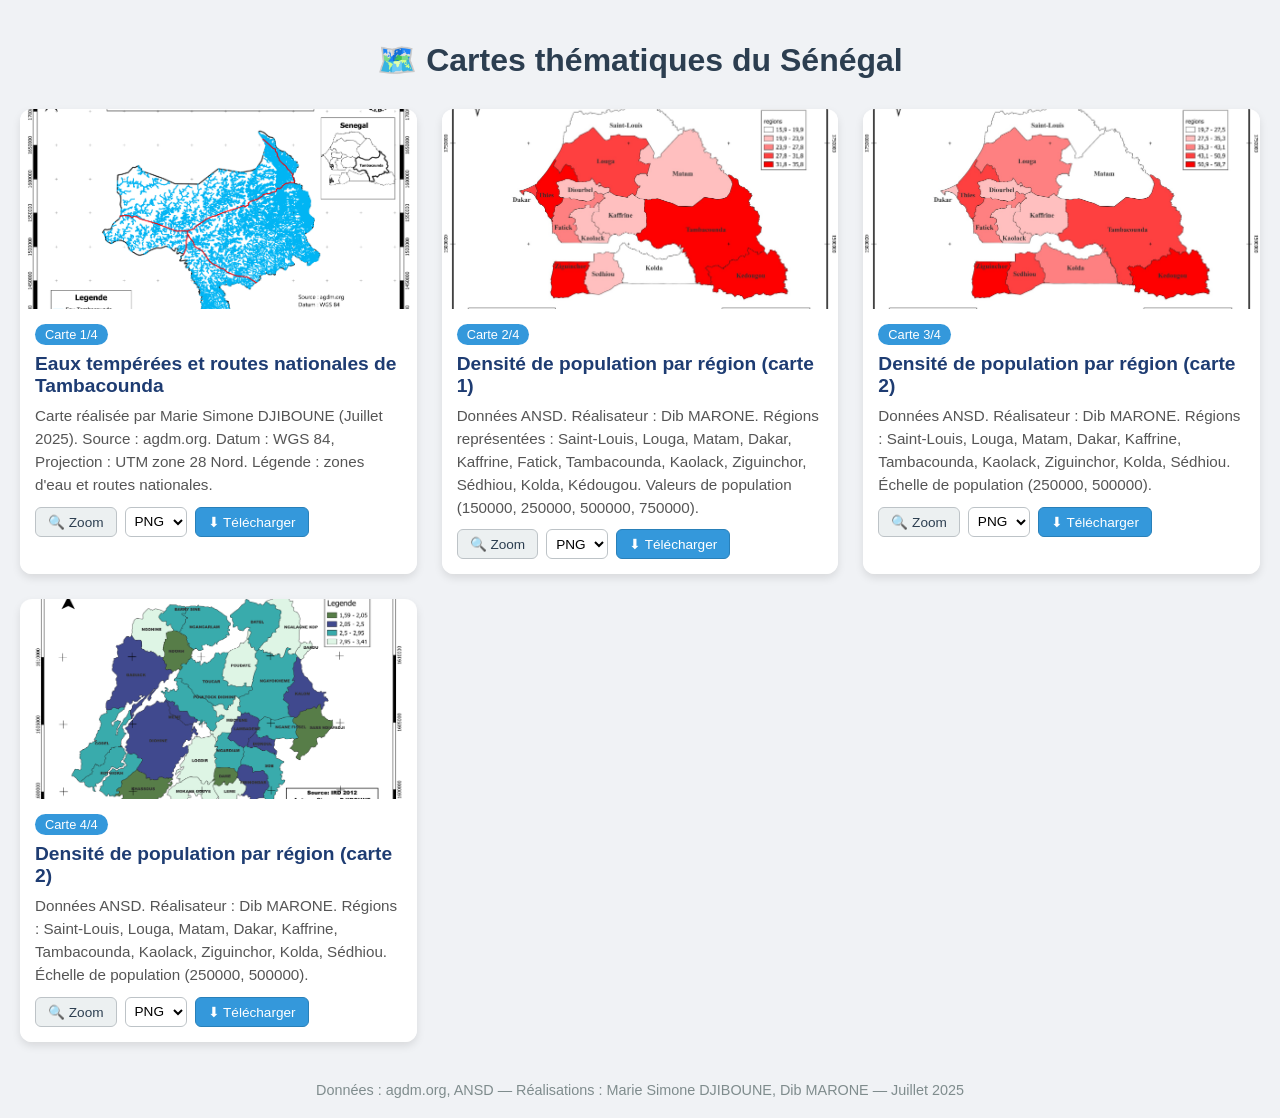
<file: carte.html>
<!DOCTYPE html>
<html lang="fr">
<head>
    <meta charset="UTF-8">
    <meta name="viewport" content="width=device-width, initial-scale=1.0">
    <title>Cartes du Sénégal - Tambacounda et densités</title>
    <style>
        /* Styles identiques à votre fichier d'origine, conservés */
        body {
            font-family: 'Segoe UI', Tahoma, Geneva, Verdana, sans-serif;
            background-color: #f0f2f5;
            margin: 0;
            padding: 20px;
        }
        h1 {
            text-align: center;
            color: #2c3e50;
            margin-bottom: 30px;
        }
        .grid {
            display: grid;
            grid-template-columns: repeat(auto-fit, minmax(300px, 1fr));
            gap: 25px;
            max-width: 1400px;
            margin: 0 auto;
        }
        .card {
            background: white;
            border-radius: 12px;
            overflow: hidden;
            box-shadow: 0 4px 8px rgba(0,0,0,0.1);
            transition: transform 0.2s, box-shadow 0.2s;
            display: flex;
            flex-direction: column;
        }
        .card:hover {
            transform: translateY(-5px);
            box-shadow: 0 12px 20px rgba(0,0,0,0.15);
        }
        .image-container {
            width: 100%;
            height: 200px;
            background-color: #e9ecef;
            display: flex;
            align-items: center;
            justify-content: center;
            overflow: hidden;
            cursor: pointer;
        }
        .image-container img {
            width: 100%;
            height: 100%;
            object-fit: cover;
            display: block;
            transition: transform 0.3s;
        }
        .image-container img:hover {
            transform: scale(1.05);
        }
        .description {
            padding: 15px;
            background: white;
            flex-grow: 1;
        }
        .description h3 {
            margin: 0 0 8px 0;
            color: #1e3c72;
            font-size: 1.2rem;
        }
        .description p {
            margin: 0 0 10px 0;
            color: #555;
            line-height: 1.5;
            font-size: 0.95rem;
        }
        .badge {
            display: inline-block;
            background-color: #3498db;
            color: white;
            font-size: 0.8rem;
            padding: 3px 10px;
            border-radius: 20px;
            margin-bottom: 8px;
        }
        .toolbar {
            display: flex;
            gap: 8px;
            margin-top: 10px;
            flex-wrap: wrap;
        }
        .btn {
            background-color: #ecf0f1;
            border: none;
            border-radius: 6px;
            padding: 6px 12px;
            font-size: 0.85rem;
            cursor: pointer;
            display: inline-flex;
            align-items: center;
            gap: 4px;
            transition: background-color 0.2s;
            color: #2c3e50;
            border: 1px solid #bdc3c7;
        }
        .btn:hover {
            background-color: #d0d7db;
        }
        .btn-primary {
            background-color: #3498db;
            color: white;
            border-color: #2980b9;
        }
        .btn-primary:hover {
            background-color: #2980b9;
        }
        .download-select {
            padding: 5px;
            border-radius: 6px;
            border: 1px solid #bdc3c7;
            background-color: white;
            font-size: 0.85rem;
        }
        .error-message {
            grid-column: 1 / -1;
            background-color: #fff3cd;
            border: 1px solid #ffeeba;
            color: #856404;
            padding: 20px;
            border-radius: 8px;
            text-align: center;
            font-weight: bold;
        }
        footer {
            text-align: center;
            margin-top: 40px;
            color: #7f8c8d;
            font-size: 0.9rem;
        }
        .modal {
            display: none;
            position: fixed;
            z-index: 1000;
            left: 0;
            top: 0;
            width: 100%;
            height: 100%;
            background-color: rgba(0,0,0,0.9);
            overflow: auto;
        }
        .modal-content {
            margin: auto;
            display: block;
            max-width: 90%;
            max-height: 90%;
            position: relative;
            top: 50%;
            transform: translateY(-50%);
        }
        .close {
            position: absolute;
            top: 20px;
            right: 35px;
            color: #fff;
            font-size: 40px;
            font-weight: bold;
            cursor: pointer;
            z-index: 1001;
        }
        .close:hover {
            color: #ccc;
        }
    </style>
</head>
<body>
    <h1>🗺️ Cartes thématiques du Sénégal</h1>
    
    <div class="grid" id="carteGrid"></div>

    <!-- Modale pour le zoom -->
    <div id="zoomModal" class="modal">
        <span class="close" id="closeModal">&times;</span>
        <img class="modal-content" id="modalImage">
    </div>

    <footer>
        Données : agdm.org, ANSD — Réalisations : Marie Simone DJIBOUNE, Dib MARONE — Juillet 2025
    </footer>

    <script>
        // Définition des images et de leurs descriptions (basées sur les métadonnées fournies)
        const images = [
            {
                file: 'tamba.png',
                title: 'Eaux tempérées et routes nationales de Tambacounda',
                description: 'Carte réalisée par Marie Simone DJIBOUNE (Juillet 2025). Source : agdm.org. Datum : WGS 84, Projection : UTM zone 28 Nord. Légende : zones d\'eau et routes nationales.'
            },
            {
                file: 'Densite.jpeg',
                title: 'Densité de population par région (carte 1)',
                description: 'Données ANSD. Réalisateur : Dib MARONE. Régions représentées : Saint-Louis, Louga, Matam, Dakar, Kaffrine, Fatick, Tambacounda, Kaolack, Ziguinchor, Sédhiou, Kolda, Kédougou. Valeurs de population (150000, 250000, 500000, 750000).'
            },
            {
                file: 'Densite1.jpeg',
                title: 'Densité de population par région (carte 2)',
                description: 'Données ANSD. Réalisateur : Dib MARONE. Régions : Saint-Louis, Louga, Matam, Dakar, Kaffrine, Tambacounda, Kaolack, Ziguinchor, Kolda, Sédhiou. Échelle de population (250000, 500000).'
            },
            
            {
                file: 'niakhar3.png',
                title: 'Densité de population par région (carte 2)',
                description: 'Données ANSD. Réalisateur : Dib MARONE. Régions : Saint-Louis, Louga, Matam, Dakar, Kaffrine, Tambacounda, Kaolack, Ziguinchor, Kolda, Sédhiou. Échelle de population (250000, 500000).'
            }   
            
        ];

        const grid = document.getElementById('carteGrid');
        const modal = document.getElementById('zoomModal');
        const modalImg = document.getElementById('modalImage');
        const closeModal = document.getElementById('closeModal');

        // Fermeture de la modale
        closeModal.onclick = function() { modal.style.display = "none"; }
        window.onclick = function(event) { if (event.target == modal) modal.style.display = "none"; }

        // Fonction de téléchargement (identique à l'originale)
        function downloadImage(imgElement, format) {
            const canvas = document.createElement('canvas');
            const ctx = canvas.getContext('2d');
            canvas.width = imgElement.naturalWidth;
            canvas.height = imgElement.naturalHeight;

            if (format === 'jpg' || format === 'jpeg') {
                ctx.fillStyle = '#FFFFFF';
                ctx.fillRect(0, 0, canvas.width, canvas.height);
            }
            ctx.drawImage(imgElement, 0, 0);

            let mimeType, extension;
            if (format === 'png') {
                mimeType = 'image/png';
                extension = 'png';
            } else if (format === 'jpg' || format === 'jpeg') {
                mimeType = 'image/jpeg';
                extension = 'jpg';
            } else {
                alert('Format non supporté');
                return;
            }

            canvas.toBlob((blob) => {
                if (blob) {
                    const url = URL.createObjectURL(blob);
                    const a = document.createElement('a');
                    a.href = url;
                    a.download = `carte_${Date.now()}.${extension}`;
                    document.body.appendChild(a);
                    a.click();
                    document.body.removeChild(a);
                    URL.revokeObjectURL(url);
                } else {
                    alert('Erreur lors de la génération de l\'image');
                }
            }, mimeType);
        }

        // Vérifier que la première image existe (simple test)
        const testImg = new Image();
        testImg.onload = function() {
            // Toutes les images sont supposées présentes ; on génère les cartes
            images.forEach((imgData, index) => {
                const card = document.createElement('div');
                card.className = 'card';

                const imgContainer = document.createElement('div');
                imgContainer.className = 'image-container';

                const img = document.createElement('img');
                img.src = imgData.file;
                img.alt = imgData.title;
                img.loading = 'lazy';

                // Zoom au clic sur l'image
                img.addEventListener('click', function(e) {
                    e.stopPropagation();
                    modal.style.display = "block";
                    modalImg.src = this.src;
                });

                imgContainer.appendChild(img);

                // Description
                const descDiv = document.createElement('div');
                descDiv.className = 'description';
                descDiv.innerHTML = `
                    <span class="badge">Carte ${index+1}/${images.length}</span>
                    <h3>${imgData.title}</h3>
                    <p>${imgData.description}</p>
                `;

                // Barre d'outils
                const toolbar = document.createElement('div');
                toolbar.className = 'toolbar';

                // Bouton Zoom
                const zoomBtn = document.createElement('button');
                zoomBtn.className = 'btn';
                zoomBtn.innerHTML = '🔍 Zoom';
                zoomBtn.addEventListener('click', function() {
                    modal.style.display = "block";
                    modalImg.src = img.src;
                });

                // Sélecteur de format
                const formatSelect = document.createElement('select');
                formatSelect.className = 'download-select';
                formatSelect.innerHTML = `
                    <option value="png">PNG</option>
                    <option value="jpg">JPG</option>
                `;

                // Bouton Télécharger
                const downloadBtn = document.createElement('button');
                downloadBtn.className = 'btn btn-primary';
                downloadBtn.innerHTML = '⬇ Télécharger';
                downloadBtn.addEventListener('click', function() {
                    const format = formatSelect.value;
                    if (img.complete && img.naturalHeight > 0) {
                        downloadImage(img, format);
                    } else {
                        alert("L'image n'est pas encore complètement chargée, veuillez réessayer.");
                    }
                });

                toolbar.appendChild(zoomBtn);
                toolbar.appendChild(formatSelect);
                toolbar.appendChild(downloadBtn);
                descDiv.appendChild(toolbar);

                card.appendChild(imgContainer);
                card.appendChild(descDiv);
                grid.appendChild(card);
            });
        };

        testImg.onerror = function() {
            // Si la première image est introuvable, on affiche un message d'erreur
            grid.innerHTML = `
                <div class="error-message">
                    ⚠️ Les images (tamba.png, Densite.jpeg, Densite1.jpeg) sont introuvables.<br>
                    Veuillez placer ces fichiers dans le même dossier que cette page HTML.
                </div>
            `;
        };

        // Lancer le test avec la première image
        testImg.src = images[0].file;
    </script>
</body>
</html>
</file>
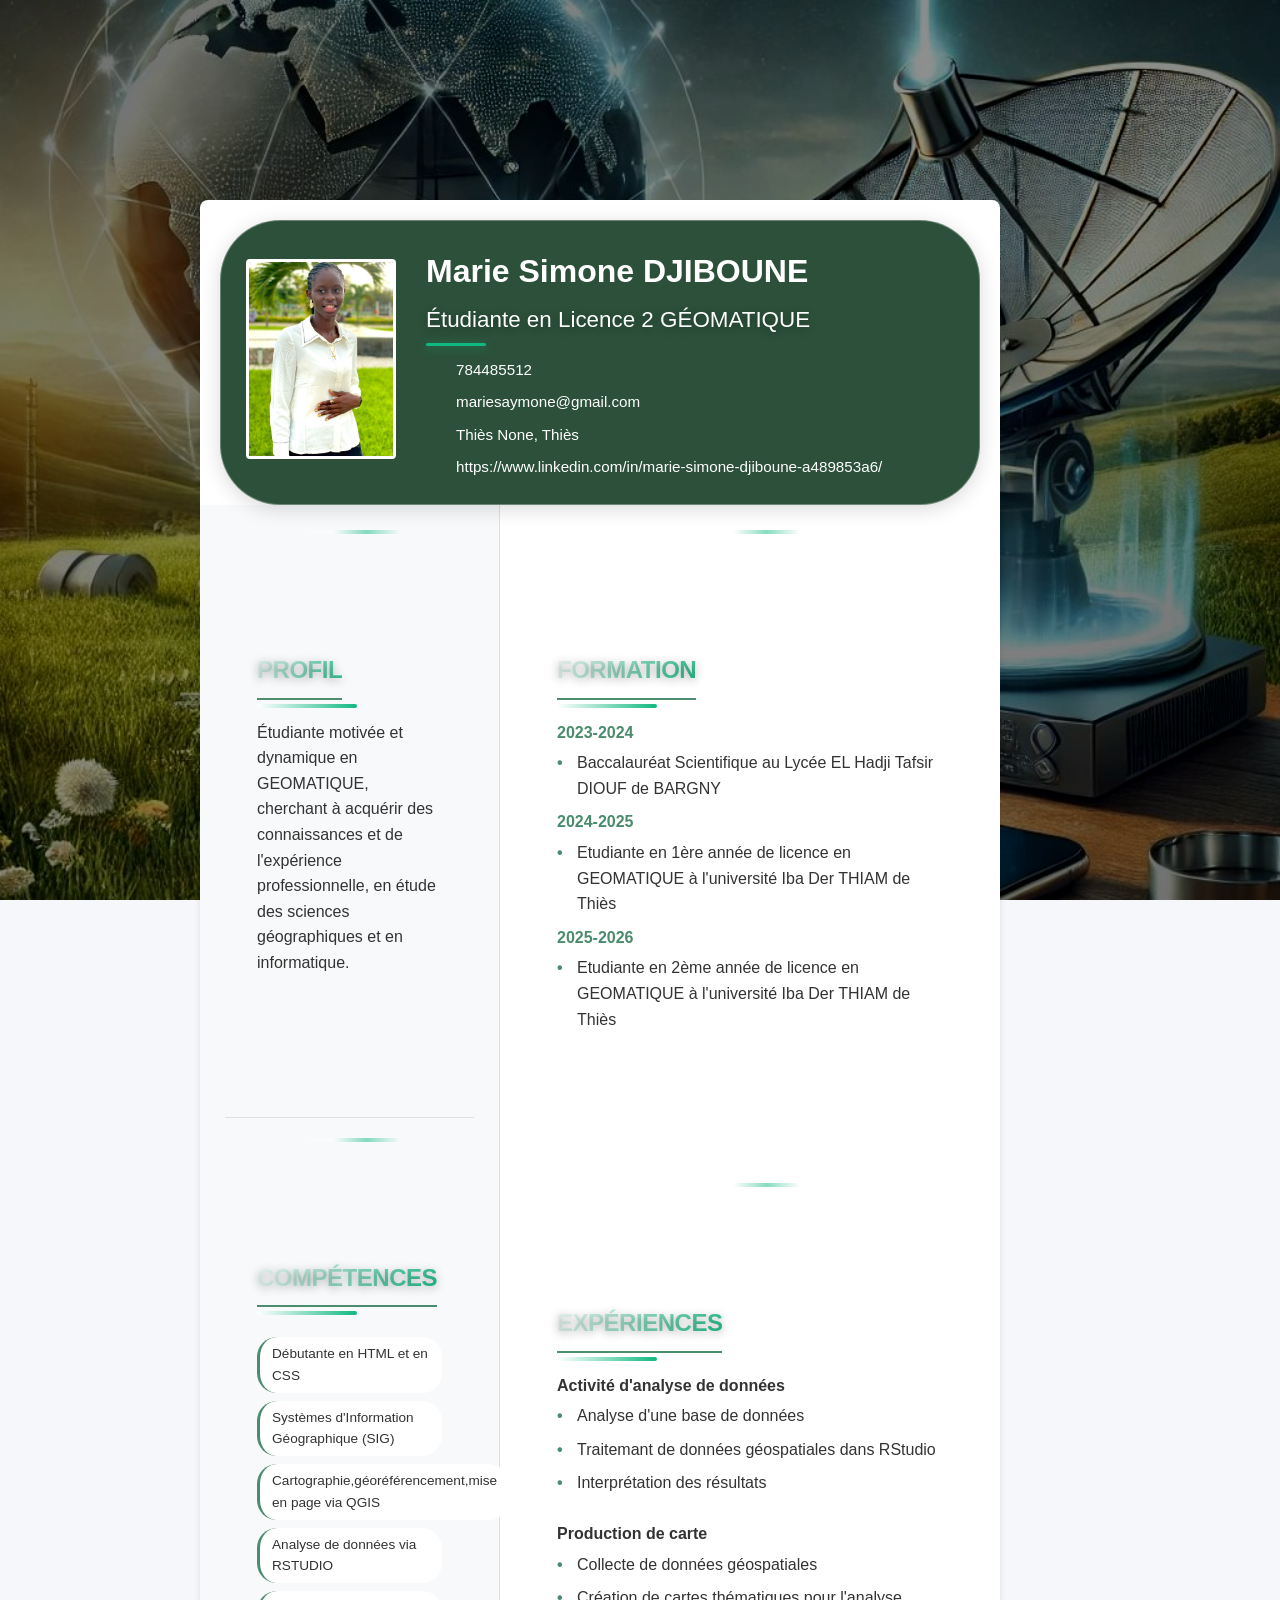
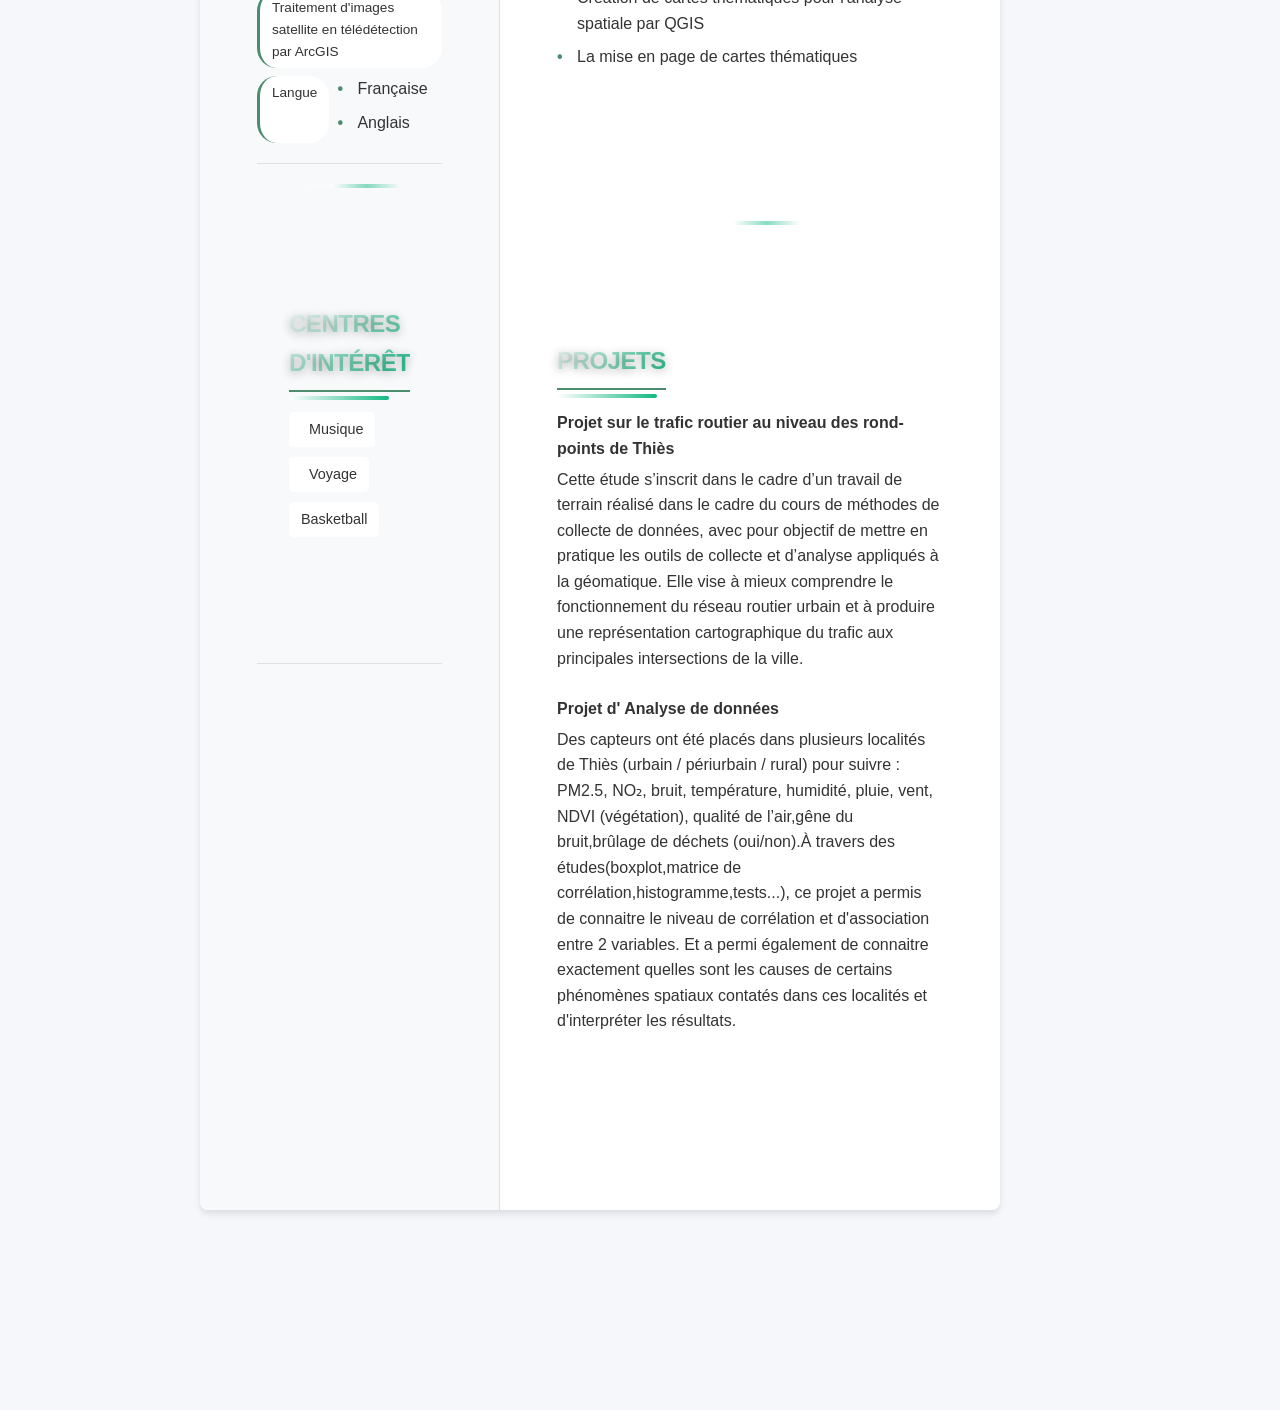
<file: CV.html>
<!DOCTYPE html>
<html lang="fr">
<head>
    <meta charset="UTF-8">
    <meta name="viewport" content="width=device-width, initial-scale=1.0">
    <title>CV Marie Simone DJIBOUNE</title>
        <link rel="stylesheet" href="style.css">
</head>
<body>
    <STyle>
:root {
    --primary-color: #2c503a;
    --secondary-color: #4a8c6d;
    --light-color: #f8f9fa;
    --dark-color: #333;
    --gray-color: #7f8c8d;
    --border-color: #e0e0e0;
    --shadow: 0 4px 6px rgba(0, 0, 0, 0.1);
}

* {
    margin: 0;
    padding: 0;
    box-sizing: border-box;
}

body {
    font-family: 'Lato', sans-serif;
    line-height: 1.6;
    color: var(--dark-color);
    background-color: #f5f7fa;
    padding: 200px;
    max-width: 1200px;
    margin:1000 auto;
}


h1, h2, h3, h4 {
    font-family: 'Montserrat', sans-serif;
    font-weight: 600;
    margin-bottom: 15px;
    color: var(--primary-color);
}

h1 {
    font-size: 2.2rem;
    margin-bottom: 5px;
}

h2 {
    font-size: 1.5rem;
    padding-bottom: 8px;
    border-bottom: 2px solid var(--secondary-color);
    margin-top: 25px;
    margin-bottom: 20px;
}

h3 {
    font-size: 1.2rem;
    margin-bottom: 5px;
}

p {
    margin-bottom: 15px;
}

a {
    color: var(--secondary-color);
    text-decoration: none;
}

a:hover {
    text-decoration: underline;
}

ul {
    list-style-type: none;
    padding-left: 0;
}

li {
    margin-bottom: 8px;
    padding-left: 20px;
    position: relative;
}

li:before {
    content: "•";
    color: var(--secondary-color);
    position: absolute;
    left: 0;
    font-weight: bold;
}


.cv-container {
    display: flex;
    flex-direction: column;
    background-color: white;
    box-shadow: var(--shadow);
    border-radius: 8px;
    overflow: hidden;
}


.header {
    background-color: var(--primary-color);
    color: white;
    padding: 25px;
}

.header-content {
    display: flex;
    align-items: center;
    gap: 30px;
}

.header-photo {
    flex-shrink: 0;
}

.profile-photo {
    width: 150px;
    height: 200px;
    object-fit: cover;
    border-radius: 4px;
    border: 3px solid white;
}

.header-info {
    flex: 1;
}

.name {
    font-size: 2rem;
    margin-bottom: 5px;
    color: white;
}

.title {
    font-size: 1.4rem;
    font-weight: 300;
    color: white;
    margin-bottom: 20px;
}

.contact-info {
    display: flex;
    flex-direction: column;
    gap: 8px;
}

.contact-item {
    display: flex;
    align-items: center;
    gap: 10px;
    font-size: 0.95rem;
}

.contact-item i {
    color: var(--secondary-color);
    width: 20px;
    text-align: center;
}


.main-wrapper {
    display: flex;
    flex-direction: column;
}


.sidebar {
    background-color: var(--light-color);
    padding: 25px;
}


.main-content {
    padding: 25px;
    flex: 1;
}


.section {
    margin-bottom: 30px;
}


.experience-item, .education-item, .project-item {
    margin-bottom: 25px;
}

.date {
    color: var(--secondary-color);
    font-weight: 600;
    margin-bottom: 5px;
    display: block;
}

.company, .school {
    font-weight: 600;
    margin-bottom: 5px;
    display: block;
}




.skills-list {
    display: flex;
    flex-wrap: wrap;
    gap: 8px;
    margin-top: 10px;
}

.skill {
    background-color: white;
    padding: 6px 12px;
    border-radius: 20px;
    font-size: 0.85rem;
    border-left: 3px solid var(--secondary-color);
}


.interests-list {
    display: flex;
    flex-wrap: wrap;
    gap: 10px;
}

.interest {
    display: flex;
    align-items: center;
    gap: 8px;
    background-color: white;
    padding: 6px 12px;
    border-radius: 5px;
    font-size: 0.9rem;
}


.separator {
    height: 1px;
    background-color: var(--border-color);
    margin: 20px 0;
}



@media (min-width: 992px) {
    .main-wrapper {
        flex-direction: row;
    }
    
    .sidebar {
        flex: 0 0 35%;
        min-width: 300px;
        border-right: 1px solid var(--border-color);
    }
    
    .main-content {
        flex: 1;
    }
    
    h1 {
        font-size: 2.5rem;
    }
}


@media (min-width: 768px) and (max-width: 991px) {
    .sidebar, .main-content {
        padding: 20px;
    }
    
    .header-content {
        gap: 20px;
    }
    
    .profile-photo {
        width: 130px;
        height: 170px;
    }
}


@media (max-width: 767px) {
    body {
        padding: 10px;
    }
    
    .header {
        padding: 20px 15px;
    }
    
    .header-content {
        flex-direction: column;
        text-align: center;
        gap: 20px;
    }
    
    .profile-photo {
        width: 120px;
        height: 160px;
        margin: 0 auto;
    }
    
    .main-content, .sidebar {
        padding: 20px 15px;
    }
    
    h1 {
        font-size: 1.8rem;
    }
    
    .name {
        font-size: 1.6rem;
    }
    
    .title {
        font-size: 1.1rem;
    }
    
    .contact-info {
        align-items: center;
    }
}


@media (max-width: 480px) {
    h1 {
        font-size: 1.6rem;
    }
    
    h2 {
        font-size: 1.3rem;
    }
    
    .contact-item {
        font-size: 0.85rem;
    }
    
    .profile-photo {
        width: 100px;
        height: 140px;
    }
}
</STyle>
    <div class="cv-container">
        
        <header class="header">
            <div class="header-content">
               
                <div class="header-photo">
                    <img src="Image.jpeg" alt="" class="profile-photo">
                </div>
                
               
                <div class="header-info">
                    <h1 class="name">Marie Simone DJIBOUNE</h1>
                    <div class="title">Étudiante en Licence 2 GÉOMATIQUE</div>
                    
                    <div class="contact-info">
                        <div class="contact-item">
                            <i class="fas fa-phone"></i>
                            <span>784485512</span>
                        </div>
                        <div class="contact-item">
                            <i class="fas fa-envelope"></i>
                            <span>mariesaymone@gmail.com</span>
                        </div>
                        <div class="contact-item">
                            <i class="fas fa-map-marker-alt"></i>
                            <span>Thiès None, Thiès</span>
                        </div>
                        <div class="contact-item">
                            <i class="fab fa-linkedin"></i>
                            <span>https://www.linkedin.com/in/marie-simone-djiboune-a489853a6/</span>
                        </div>
                    </div>
                </div>
            </div>
        </header>

        
        <div class="main-wrapper">
           
            <aside class="sidebar">
                
                <section class="section">
                    <h2>PROFIL</h2>
                    <p>Étudiante motivée et dynamique en GEOMATIQUE, cherchant à acquérir des connaissances et de l'expérience professionnelle, en étude des sciences géographiques et en informatique.</p>
                </section>

                <div class="separator"></div>

                
                <section class="section">
                    <h2>COMPÉTENCES </h2>
                    <div class="skills-list">
                        <div class="skill">Débutante en HTML et en CSS</div>
                        <div class="skill">Systèmes d'Information Géographique (SIG)</div>
                        <div class="skill">Cartographie,géoréférencement,mise en page via QGIS</div>
                        <div class="skill">Analyse de données via RSTUDIO</div>
                       <div class="skill">Traitement d'images satellite en télédétection par ArcGIS </div>
                       <div class="skill">Langue</div>
                       <ul>
                           <li>Française</li>
                           <li>Anglais</li>
                       </ul>

                    </div>
                   
                <div class="separator"></div>

               
                <section class="section">
                    <h2>CENTRES D'INTÉRÊT</h2>
                    <div class="interests-list">
                        <div class="interest">
                            <i class="focus-musique"></i>
                            <span>Musique</span>
                        </div>
                       
                        <div class="interest">
                            <i class="focus-travel"></i>
                            <span>Voyage</span>
                           
                        </div>
                        <div  class="interest">Basketball</div>
                        
                    </div>
                </section>

                <div class="separator"></div>

                
            </aside>

            
            <main class="main-content">
                
                <section class="section">
                    <h2>FORMATION</h2>
                    <div class="education-item">
                        <span class="date">2023-2024</span>
                        <ul>
                           <li>Baccalauréat Scientifique au Lycée EL Hadji Tafsir DIOUF de BARGNY</li>
                        </ul>
                        
                         <div class="education-item">
                             <span class="date">2024-2025</span>
                           
                        <ul>
                            <li>Etudiante en 1ère année de licence en GEOMATIQUE à l'université Iba Der THIAM de Thiès</li>
                        </ul>
                    <div class="education-item">
                        <span class="date">2025-2026</span>
                       <ul>
                           <li>Etudiante en 2ème année de licence en GEOMATIQUE à l'université Iba Der THIAM de Thiès</li>
                       </ul>

                   
                    </div>
                                        
                </section>

                
                <section class="section">
                    <h2>EXPÉRIENCES </h2>
                    
                    <div class="experience-item">
                        
                        <span class="company">Activité d'analyse de données </span>
                       
                        
                        <ul>
                            <li>Analyse d'une base de données</li>
                            <li>Traitemant de données géospatiales dans RStudio </li>
                            <li>Interprétation des résultats</li>
                        </ul>
                    </div>
                    
                    <div class="experience-item">
                        
                        <span class="company">Production de carte</span>
                       
                        <ul>
                            <li>Collecte de données géospatiales</li>
                            <li> Création de cartes thématiques pour l'analyse spatiale par QGIS</li>
                            <li>La mise en page de cartes thématiques</li>
                        </ul>
                    </div>
                </section>

                
                <section class="section">
                    <h2>PROJETS </h2>
                    
                    <div class="project-item">
                       <span class="company"> Projet sur le trafic routier au niveau des rond-points de Thiès</span>
                       
                     <p>Cette étude s’inscrit dans le cadre d’un travail de terrain réalisé dans le cadre du cours de méthodes de collecte de données, 
                         avec pour objectif de mettre en pratique les outils de collecte et d’analyse appliqués à la géomatique. 
                         Elle vise à mieux comprendre le fonctionnement du réseau routier urbain et à produire une représentation 
                         cartographique du trafic aux principales intersections de la ville.</p>
                       
                    </div>
                    
                    <div class="project-item">
                        <span class="company">Projet d' Analyse de données</span>
                       
                       <p>Des capteurs ont été placés dans plusieurs localités de Thiès (urbain / périurbain / rural) pour
                        suivre : PM2.5, NO₂, bruit, température, humidité, pluie, vent, NDVI (végétation),
                        qualité de l’air,gêne du bruit,brûlage de déchets (oui/non).À travers des études(boxplot,matrice de corrélation,histogramme,tests...),
                        ce projet a permis de connaitre le niveau de corrélation et d'association entre 2 variables.
                        Et a permi également de connaitre exactement quelles sont les causes de certains phénomènes spatiaux contatés 
                        dans ces localités et d'interpréter les résultats. 
                        </p>
                    </div>
                    
                   
                </section>
            </main>
        </div>

        
</body>
</html>
</file>
<file: style.css>
/* ===== VARIABLES & RESET ===== */
:root {
    --primary: #3b82f6;
    --primary-dark: #2563eb;
    --primary-light: #93c5fd;
    --secondary: #10b981;
    --secondary-light: #6ee7b7;
    --accent: #8b5cf6;
    --dark: #1e293b;
    --light: #f8fafc;
    --gray: #64748b;
    --gray-light: #cbd5e1;
    --border: #e2e8f0;
    --bg: rgba(255, 255, 255, 0.9);
    --bg-secondary: rgba(241, 245, 249, 0.85);
    --text: #1e293b;
    --text-light: #475569;
    --card-bg: rgba(255, 255, 255, 0.85);
    --shadow-sm: 0 4px 6px -1px rgba(0, 0, 0, 0.1), 0 2px 4px -1px rgba(0, 0, 0, 0.06);
    --shadow: 0 10px 25px -5px rgba(0, 0, 0, 0.1), 0 8px 10px -6px rgba(0, 0, 0, 0.02);
    --shadow-lg: 0 20px 40px -15px rgba(0, 0, 0, 0.2);
    --radius-sm: 0.75rem;
    --radius: 1rem;
    --radius-lg: 1.5rem;
    --transition: all 0.3s cubic-bezier(0.4, 0, 0.2, 1);
}

/* Thème sombre avec overlay adapté */
body.dark-theme {
    --primary: #60a5fa;
    --primary-dark: #3b82f6;
    --primary-light: #1e3a8a;
    --secondary: #34d399;
    --secondary-light: #059669;
    --dark: #f1f5f9;
    --light: #0f172a;
    --gray: #94a3b8;
    --gray-light: #475569;
    --border: #334155;
    --bg: rgba(11, 17, 32, 0.9);
    --bg-secondary: rgba(15, 23, 42, 0.85);
    --text: #e2e8f0;
    --text-light: #cbd5e1;
    --card-bg: rgba(30, 41, 59, 0.85);
    --shadow: 0 10px 25px -5px rgba(0, 0, 0, 0.5);
    --shadow-lg: 0 20px 40px -15px rgba(0, 0, 0, 0.6);
}

* {
    margin: 0;
    padding: 0;
    box-sizing: border-box;
}

html {
    scroll-behavior: smooth;
}

body {
    font-family: "Inter", sans-serif;
    color: var(--text);
    line-height: 1.7;
    transition: var(--transition);
    position: relative;
    min-height: 100vh;
}

/* Image de fond satellite */
body::before {
    content: '';
    position: fixed;
    top: 0;
    left: 0;
    width: 100%;
    height: 100%;
    background-image: url('satellite.jpg');
    background-size: cover;
    background-position: center;
    background-repeat: no-repeat;
    background-attachment: fixed;
    filter: brightness(0.7) contrast(1.1);
    z-index: -2;
}

/* Overlay sombre pour améliorer la lisibilité */
body::after {
    content: '';
    position: fixed;
    top: 0;
    left: 0;
    width: 100%;
    height: 100%;
    background: linear-gradient(135deg, 
        rgba(0, 0, 0, 0.4) 0%, 
        rgba(0, 0, 0, 0.2) 50%,
        rgba(0, 0, 0, 0.4) 100%);
    z-index: -1;
    pointer-events: none;
}

/* Ajustement pour le thème sombre */
body.dark-theme::after {
    background: linear-gradient(135deg, 
        rgba(0, 0, 0, 0.7) 0%, 
        rgba(0, 0, 0, 0.5) 50%,
        rgba(0, 0, 0, 0.7) 100%);
}

/* ===== HEADER & NAVIGATION ===== */
header {
    background: rgba(255, 255, 255, 0.25);
    backdrop-filter: blur(12px);
    -webkit-backdrop-filter: blur(12px);
    box-shadow: 0 4px 20px rgba(0, 0, 0, 0.15);
    position: sticky;
    top: 20px;
    z-index: 100;
    margin: 20px auto 0;
    width: calc(100% - 40px);
    max-width: 1300px;
    border-radius: 60px;
    border: 1px solid rgba(255, 255, 255, 0.3);
    animation: slideDown 0.5s ease-out;
}

@keyframes slideDown {
    from {
        transform: translateY(-100%);
        opacity: 0;
    }
    to {
        transform: translateY(0);
        opacity: 1;
    }
}

body.dark-theme header {
    background: rgba(15, 23, 42, 0.3);
    border: 1px solid rgba(255, 255, 255, 0.1);
    backdrop-filter: blur(12px);
    -webkit-backdrop-filter: blur(12px);
}

.navbar {
    max-width: 1200px;
    margin: 0 auto;
    padding: 0.8rem 2rem;
    display: flex;
    justify-content: space-between;
    align-items: center;
    flex-wrap: wrap;
}

.logo {
    font-size: 1.5rem;
    font-weight: 700;
    background: linear-gradient(135deg, #ffffff 0%, var(--secondary) 100%);
    -webkit-background-clip: text;
    -webkit-text-fill-color: transparent;
    display: flex;
    align-items: center;
    gap: 0.5rem;
    position: relative;
    padding: 0.5rem 1rem;
    border-radius: 40px;
    background-color: rgba(255, 255, 255, 0.15);
    backdrop-filter: blur(5px);
    -webkit-backdrop-filter: blur(5px);
    text-shadow: 0 2px 4px rgba(0, 0, 0, 0.2);
}

.logo i {
    font-size: 1.8rem;
    background: linear-gradient(135deg, #ffffff 0%, var(--secondary) 100%);
    -webkit-background-clip: text;
    -webkit-text-fill-color: transparent;
    filter: drop-shadow(0 2px 4px rgba(0, 0, 0, 0.3));
}

.nav-links {
    display: flex;
    gap: 2rem;
    list-style: none;
}

.nav-links a {
    text-decoration: none;
    color: #ffffff;
    font-weight: 600;
    transition: var(--transition);
    position: relative;
    padding: 0.5rem 1rem;
    border-radius: 30px;
    text-shadow: 0 2px 4px rgba(0, 0, 0, 0.3);
    letter-spacing: 0.3px;
}

.nav-links a::before {
    content: '';
    position: absolute;
    bottom: 0;
    left: 50%;
    transform: translateX(-50%);
    width: 0;
    height: 2px;
    background: linear-gradient(90deg, #ffffff, var(--secondary));
    transition: width 0.3s ease;
}

.nav-links a:hover::before {
    width: 80%;
}

.nav-links a:hover {
    color: var(--secondary);
    background: rgba(255, 255, 255, 0.15);
    backdrop-filter: blur(5px);
    -webkit-backdrop-filter: blur(5px);
}

/* Bouton de thème */
#theme-toggle {
    background: rgba(255, 255, 255, 0.2);
    backdrop-filter: blur(8px);
    -webkit-backdrop-filter: blur(8px);
    border: 2px solid rgba(255, 255, 255, 0.3);
    border-radius: 50%;
    width: 45px;
    height: 45px;
    display: flex;
    align-items: center;
    justify-content: center;
    cursor: pointer;
    color: #ffffff;
    font-size: 1.3rem;
    transition: var(--transition);
    box-shadow: 0 4px 15px rgba(0, 0, 0, 0.2);
    position: relative;
    overflow: hidden;
}

#theme-toggle::before {
    content: '';
    position: absolute;
    top: 50%;
    left: 50%;
    width: 0;
    height: 0;
    border-radius: 50%;
    background: radial-gradient(circle, rgba(255, 255, 255, 0.5) 0%, transparent 70%);
    transition: width 0.3s, height 0.3s;
    transform: translate(-50%, -50%);
    z-index: -1;
}

#theme-toggle:hover::before {
    width: 100%;
    height: 100%;
}

#theme-toggle:hover {
    transform: scale(1.1) rotate(15deg);
    border-color: #ffffff;
    background: rgba(255, 255, 255, 0.3);
}

/* ===== SECTIONS ===== */
.section {
    max-width: 1200px;
    margin: 0 auto;
    padding: 6rem 2rem;
    position: relative;
}

.section::before {
    content: '';
    position: absolute;
    top: 0;
    left: 50%;
    transform: translateX(-50%);
    width: 100px;
    height: 4px;
    background: linear-gradient(90deg, transparent, #ffffff, var(--secondary), transparent);
    border-radius: 2px;
    opacity: 0.5;
}

h2 {
    font-size: 2.5rem;
    margin-bottom: 3rem;
    position: relative;
    display: inline-block;
    background: linear-gradient(135deg, #ffffff 0%, var(--secondary) 100%);
    -webkit-background-clip: text;
    -webkit-text-fill-color: transparent;
    font-weight: 700;
    letter-spacing: -0.02em;
    text-shadow: 0 2px 10px rgba(0, 0, 0, 0.3);
}

h2::after {
    content: '';
    position: absolute;
    bottom: -10px;
    left: 0;
    width: 100px;
    height: 4px;
    background: linear-gradient(90deg, #ffffff, var(--secondary));
    border-radius: 2px;
    transition: width 0.3s ease;
    box-shadow: 0 2px 10px rgba(255, 255, 255, 0.3);
}

h2:hover::after {
    width: 150px;
}

/* ===== ACCUEIL ===== */
.home {
    min-height: calc(100vh - 100px);
    display: flex;
    align-items: center;
}

.home-content {
    display: flex;
    align-items: center;
    gap: 5rem;
    flex-wrap: wrap;
    animation: fadeInUp 1s ease-out;
}

@keyframes fadeInUp {
    from {
        opacity: 0;
        transform: translateY(30px);
    }
    to {
        opacity: 1;
        transform: translateY(0);
    }
}

.home-text {
    flex: 1 1 400px;
}

.home-text h1 {
    font-size: 3.2rem;
    line-height: 1.2;
    margin-bottom: 1rem;
    color: #ffffff;
    font-weight: 700;
    letter-spacing: -0.02em;
    text-shadow: 0 4px 20px rgba(0, 0, 0, 0.5);
}

.highlight {
    background: linear-gradient(135deg, #ffffff 0%, var(--secondary) 100%);
    -webkit-background-clip: text;
    -webkit-text-fill-color: transparent;
    position: relative;
    display: inline-block;
    text-shadow: 0 2px 15px rgba(16, 185, 129, 0.3);
}

.highlight::before {
    content: '';
    position: absolute;
    bottom: 5px;
    left: 0;
    width: 100%;
    height: 8px;
    background: linear-gradient(90deg, rgba(255, 255, 255, 0.3), rgba(16, 185, 129, 0.3));
    opacity: 0.5;
    border-radius: 4px;
    z-index: -1;
}

.title {
    font-size: 1.5rem;
    color: rgba(255, 255, 255, 0.9);
    margin-bottom: 2rem;
    font-weight: 400;
    position: relative;
    display: inline-block;
    text-shadow: 0 2px 10px rgba(0, 0, 0, 0.3);
}

.title::after {
    content: '';
    position: absolute;
    bottom: -8px;
    left: 0;
    width: 60px;
    height: 3px;
    background: var(--secondary);
    border-radius: 2px;
    box-shadow: 0 2px 10px rgba(16, 185, 129, 0.5);
}

.bio {
    font-size: 1.1rem;
    margin-bottom: 2.5rem;
    color: rgba(255, 255, 255, 0.85);
    max-width: 600px;
    line-height: 1.8;
    text-shadow: 0 2px 8px rgba(0, 0, 0, 0.3);
    background: rgba(0, 0, 0, 0.2);
    padding: 1.5rem;
    border-radius: var(--radius-lg);
    backdrop-filter: blur(5px);
    -webkit-backdrop-filter: blur(5px);
    border: 1px solid rgba(255, 255, 255, 0.1);
}

.social-links {
    display: flex;
    gap: 1.2rem;
}

.social-links a {
    display: inline-flex;
    align-items: center;
    justify-content: center;
    width: 50px;
    height: 50px;
    background: rgba(255, 255, 255, 0.2);
    backdrop-filter: blur(8px);
    -webkit-backdrop-filter: blur(8px);
    border-radius: 50%;
    box-shadow: 0 4px 15px rgba(0, 0, 0, 0.2);
    color: #ffffff;
    font-size: 1.5rem;
    transition: var(--transition);
    position: relative;
    border: 2px solid rgba(255, 255, 255, 0.3);
}

.social-links a::before {
    content: '';
    position: absolute;
    top: 0;
    left: 0;
    width: 100%;
    height: 100%;
    border-radius: 50%;
    background: linear-gradient(135deg, var(--primary), var(--secondary));
    opacity: 0;
    transition: opacity 0.3s;
    z-index: -1;
}

.social-links a:hover {
    color: white;
    transform: translateY(-5px);
    border-color: var(--secondary);
    background: rgba(16, 185, 129, 0.3);
}

.social-links a:hover::before {
    opacity: 1;
}

.home-image {
    flex: 0 0 280px;
    position: relative;
}

.home-image::before {
    content: '';
    position: absolute;
    top: -15px;
    left: -15px;
    right: -15px;
    bottom: -15px;
    background: linear-gradient(135deg, var(--primary), var(--secondary));
    border-radius: 50%;
    opacity: 0.3;
    filter: blur(20px);
    z-index: -1;
    animation: pulseGlow 3s infinite;
}

@keyframes pulseGlow {
    0%, 100% {
        opacity: 0.3;
        transform: scale(1);
    }
    50% {
        opacity: 0.5;
        transform: scale(1.1);
    }
}

.home-image img {
    width: 100%;
    height: 280px;
    object-fit: cover;
    border-radius: 50%;
    box-shadow: 0 20px 40px rgba(0, 0, 0, 0.4);
    border: 4px solid rgba(255, 255, 255, 0.3);
    transition: var(--transition);
}

.home-image img:hover {
    transform: scale(1.05) rotate(2deg);
    border-color: var(--secondary);
}

/* ===== PROJETS ===== */
.filter-buttons {
    display: flex;
    gap: 1rem;
    margin-bottom: 3rem;
    flex-wrap: wrap;
    justify-content: center;
}

.filter-btn {
    padding: 0.8rem 2rem;
    border: none;
    background: rgba(255, 255, 255, 0.2);
    backdrop-filter: blur(8px);
    -webkit-backdrop-filter: blur(8px);
    border-radius: 40px;
    font-weight: 600;
    color: #ffffff;
    cursor: pointer;
    box-shadow: 0 4px 15px rgba(0, 0, 0, 0.2);
    transition: var(--transition);
    border: 1px solid rgba(255, 255, 255, 0.3);
    font-size: 0.95rem;
    letter-spacing: 0.3px;
    position: relative;
    overflow: hidden;
    text-shadow: 0 2px 4px rgba(0, 0, 0, 0.3);
}

.filter-btn::before {
    content: '';
    position: absolute;
    top: 50%;
    left: 50%;
    width: 0;
    height: 0;
    border-radius: 50%;
    background: rgba(255, 255, 255, 0.3);
    transition: width 0.3s, height 0.3s;
    transform: translate(-50%, -50%);
}

.filter-btn:hover::before {
    width: 300px;
    height: 300px;
}

.filter-btn.active {
    background: linear-gradient(135deg, var(--primary), var(--secondary));
    color: white;
    border-color: transparent;
    box-shadow: 0 10px 20px -5px rgba(16, 185, 129, 0.5);
}

.filter-btn:hover {
    background: rgba(255, 255, 255, 0.3);
    transform: translateY(-2px);
}

.projects-grid {
    display: grid;
    grid-template-columns: repeat(auto-fill, minmax(320px, 1fr));
    gap: 2.5rem;
}

.project-card {
    background: rgba(255, 255, 255, 0.15);
    backdrop-filter: blur(12px);
    -webkit-backdrop-filter: blur(12px);
    border-radius: var(--radius-lg);
    overflow: hidden;
    box-shadow: 0 15px 35px rgba(0, 0, 0, 0.3);
    transition: var(--transition);
    padding: 2rem;
    display: flex;
    flex-direction: column;
    border: 1px solid rgba(255, 255, 255, 0.2);
    position: relative;
}

.project-card::before {
    content: '';
    position: absolute;
    top: 0;
    left: 0;
    width: 100%;
    height: 5px;
    background: linear-gradient(90deg, var(--primary), var(--secondary));
    transform: scaleX(0);
    transform-origin: left;
    transition: transform 0.3s ease;
}

.project-card:hover::before {
    transform: scaleX(1);
}

.project-card:hover {
    transform: translateY(-10px) scale(1.02);
    box-shadow: 0 25px 50px rgba(0, 0, 0, 0.4);
    background: rgba(255, 255, 255, 0.2);
}

.project-icon {
    font-size: 2.5rem;
    background: linear-gradient(135deg, #ffffff, var(--secondary));
    -webkit-background-clip: text;
    -webkit-text-fill-color: transparent;
    margin-bottom: 1.5rem;
    background-color: rgba(255, 255, 255, 0.1);
    width: 70px;
    height: 70px;
    display: flex;
    align-items: center;
    justify-content: center;
    border-radius: 20px;
    position: relative;
    border: 1px solid rgba(255, 255, 255, 0.3);
    backdrop-filter: blur(5px);
    -webkit-backdrop-filter: blur(5px);
}

.project-card h3 {
    font-size: 1.5rem;
    margin-bottom: 0.8rem;
    color: #ffffff;
    font-weight: 600;
    line-height: 1.3;
    text-shadow: 0 2px 8px rgba(0, 0, 0, 0.3);
}

.project-card p {
    color: rgba(255, 255, 255, 0.85);
    margin-bottom: 1.5rem;
    flex-grow: 1;
    line-height: 1.6;
    text-shadow: 0 1px 4px rgba(0, 0, 0, 0.2);
}

.tech-tags {
    display: flex;
    flex-wrap: wrap;
    gap: 0.6rem;
    margin-bottom: 1.5rem;
}

.tech-tags span {
    background: rgba(255, 255, 255, 0.15);
    backdrop-filter: blur(4px);
    -webkit-backdrop-filter: blur(4px);
    padding: 0.3rem 1rem;
    border-radius: 25px;
    font-size: 0.85rem;
    font-weight: 600;
    color: #ffffff;
    border: 1px solid rgba(255, 255, 255, 0.3);
    transition: var(--transition);
    text-shadow: 0 1px 3px rgba(0, 0, 0, 0.3);
}

.tech-tags span:hover {
    background: linear-gradient(135deg, var(--primary), var(--secondary));
    transform: scale(1.05);
    border-color: transparent;
}

.project-link {
    text-decoration: none;
    color: #ffffff;
    font-weight: 600;
    display: inline-flex;
    align-items: center;
    gap: 0.5rem;
    align-self: flex-start;
    padding: 0.5rem 1rem;
    border-radius: 30px;
    background: rgba(255, 255, 255, 0.15);
    backdrop-filter: blur(4px);
    -webkit-backdrop-filter: blur(4px);
    transition: var(--transition);
    border: 1px solid rgba(255, 255, 255, 0.3);
}

.project-link i {
    transition: transform 0.2s;
}

.project-link:hover {
    background: linear-gradient(135deg, var(--primary), var(--secondary));
    color: white;
    gap: 0.8rem;
    border-color: transparent;
}

.project-link:hover i {
    transform: translateX(5px);
}

/* ===== COMPÉTENCES ===== */
.skills-container {
    display: flex;
    flex-direction: column;
    gap: 2rem;
    max-width: 800px;
    margin: 0 auto;
}

.skill-item {
    width: 100%;
    animation: slideInLeft 0.5s ease-out forwards;
    opacity: 0;
}

.skill-item:nth-child(1) { animation-delay: 0.1s; }
.skill-item:nth-child(2) { animation-delay: 0.2s; }
.skill-item:nth-child(3) { animation-delay: 0.3s; }
.skill-item:nth-child(4) { animation-delay: 0.4s; }
.skill-item:nth-child(5) { animation-delay: 0.5s; }
.skill-item:nth-child(6) { animation-delay: 0.6s; }

@keyframes slideInLeft {
    from {
        opacity: 0;
        transform: translateX(-30px);
    }
    to {
        opacity: 1;
        transform: translateX(0);
    }
}

.skill-info {
    display: flex;
    justify-content: space-between;
    margin-bottom: 0.6rem;
    font-weight: 600;
    color: #ffffff;
    text-shadow: 0 2px 6px rgba(0, 0, 0, 0.3);
}

.skill-info span:last-child {
    color: var(--secondary);
    font-weight: 700;
}

.progress-bar {
    width: 100%;
    height: 14px;
    background: rgba(255, 255, 255, 0.2);
    backdrop-filter: blur(4px);
    -webkit-backdrop-filter: blur(4px);
    border-radius: 20px;
    overflow: hidden;
    position: relative;
    box-shadow: inset 0 2px 6px rgba(0, 0, 0, 0.2);
}

.progress-fill {
    height: 100%;
    background: linear-gradient(90deg, var(--primary), var(--secondary));
    border-radius: 20px;
    width: 0%;
    transition: width 1.5s cubic-bezier(0.4, 0, 0.2, 1);
    position: relative;
    overflow: hidden;
    box-shadow: 0 0 15px rgba(16, 185, 129, 0.5);
}

.progress-fill::after {
    content: '';
    position: absolute;
    top: 0;
    left: 0;
    width: 100%;
    height: 100%;
    background: linear-gradient(90deg, transparent, rgba(255, 255, 255, 0.4), transparent);
    animation: shimmer 2s infinite;
}

@keyframes shimmer {
    0% {
        transform: translateX(-100%);
    }
    100% {
        transform: translateX(100%);
    }
}

/* ===== CONTACT ===== */
.contact {
    position: relative;
}

.contact form {
    max-width: 600px;
    margin: 0 auto;
    background: rgba(255, 255, 255, 0.15);
    backdrop-filter: blur(12px);
    -webkit-backdrop-filter: blur(12px);
    padding: 3rem;
    border-radius: var(--radius-lg);
    box-shadow: 0 20px 40px rgba(0, 0, 0, 0.3);
    border: 1px solid rgba(255, 255, 255, 0.2);
    animation: fadeInScale 0.5s ease-out;
}

@keyframes fadeInScale {
    from {
        opacity: 0;
        transform: scale(0.95);
    }
    to {
        opacity: 1;
        transform: scale(1);
    }
}

.form-group {
    margin-bottom: 2rem;
}

.form-group label {
    display: block;
    margin-bottom: 0.6rem;
    font-weight: 600;
    color: #ffffff;
    font-size: 0.95rem;
    letter-spacing: 0.3px;
    text-shadow: 0 2px 4px rgba(0, 0, 0, 0.3);
}

.required {
    color: #fca5a5;
    margin-left: 0.2rem;
    text-shadow: 0 2px 4px rgba(0, 0, 0, 0.3);
}

.form-group input,
.form-group textarea {
    width: 100%;
    padding: 1rem 1.5rem;
    border: 2px solid rgba(255, 255, 255, 0.3);
    border-radius: 16px;
    font-family: inherit;
    font-size: 1rem;
    transition: var(--transition);
    background: rgba(255, 255, 255, 0.1);
    backdrop-filter: blur(4px);
    -webkit-backdrop-filter: blur(4px);
    color: #ffffff;
}

.form-group input::placeholder,
.form-group textarea::placeholder {
    color: rgba(255, 255, 255, 0.6);
}

.form-group input:focus,
.form-group textarea:focus {
    outline: none;
    border-color: var(--secondary);
    box-shadow: 0 0 0 4px rgba(16, 185, 129, 0.2);
    transform: scale(1.02);
    background: rgba(255, 255, 255, 0.15);
}

.form-group textarea {
    resize: vertical;
    min-height: 120px;
}

.btn-submit {
    background: linear-gradient(135deg, var(--primary), var(--secondary));
    color: white;
    border: none;
    padding: 1.2rem 2.5rem;
    border-radius: 50px;
    font-weight: 600;
    font-size: 1.1rem;
    cursor: pointer;
    transition: var(--transition);
    width: 100%;
    position: relative;
    overflow: hidden;
    letter-spacing: 0.5px;
    text-transform: uppercase;
    box-shadow: 0 10px 20px -5px rgba(16, 185, 129, 0.4);
}

.btn-submit::before {
    content: '';
    position: absolute;
    top: 50%;
    left: 50%;
    width: 0;
    height: 0;
    border-radius: 50%;
    background: rgba(255, 255, 255, 0.3);
    transition: width 0.3s, height 0.3s;
    transform: translate(-50%, -50%);
}

.btn-submit:hover::before {
    width: 300px;
    height: 300px;
}

.btn-submit:hover {
    transform: translateY(-2px);
    box-shadow: 0 15px 30px -5px rgba(16, 185, 129, 0.6);
}

.form-message {
    margin-top: 2rem;
    padding: 1rem;
    border-radius: 12px;
    font-weight: 500;
    display: none;
    text-align: center;
    animation: slideUp 0.3s ease-out;
    background: rgba(255, 255, 255, 0.95);
    backdrop-filter: blur(4px);
    -webkit-backdrop-filter: blur(4px);
}

@keyframes slideUp {
    from {
        opacity: 0;
        transform: translateY(10px);
    }
    to {
        opacity: 1;
        transform: translateY(0);
    }
}

.form-message.success {
    display: block;
    background: rgba(209, 250, 229, 0.95);
    color: #065f46;
    border: 1px solid #34d399;
}

.form-message.error {
    display: block;
    background: rgba(254, 226, 226, 0.95);
    color: #991b1b;
    border: 1px solid #f87171;
}

/* ===== FOOTER ===== */
footer {
    text-align: center;
    padding: 3rem 2rem;
    background: rgba(0, 0, 0, 0.3);
    backdrop-filter: blur(12px);
    -webkit-backdrop-filter: blur(12px);
    color: rgba(255, 255, 255, 0.8);
    border-top: 1px solid rgba(255, 255, 255, 0.2);
    position: relative;
    overflow: hidden;
}

footer::before {
    content: '';
    position: absolute;
    top: 0;
    left: 0;
    width: 100%;
    height: 2px;
    background: linear-gradient(90deg, transparent, #ffffff, var(--secondary), transparent);
}

footer p {
    position: relative;
    z-index: 1;
    text-shadow: 0 2px 4px rgba(0, 0, 0, 0.3);
}

footer p:first-child {
    margin-bottom: 0.5rem;
    font-weight: 500;
}

footer p:last-child {
    color: rgba(255, 255, 255, 0.7);
    font-size: 0.95rem;
}

/* ===== RESPONSIVE ===== */
@media screen and (max-width: 1024px) {
    .home-text h1 {
        font-size: 2.8rem;
    }
    
    .home-image {
        flex-basis: 240px;
    }
    
    .home-image img {
        height: 240px;
    }
}

@media screen and (max-width: 768px) {
    header {
        width: calc(100% - 20px);
        top: 10px;
        border-radius: 40px;
    }
    
    .navbar {
        flex-direction: column;
        gap: 1rem;
        padding: 0.8rem 1rem;
    }
    
    .nav-links {
        gap: 0.8rem;
        flex-wrap: wrap;
        justify-content: center;
    }
    
    .nav-links a {
        padding: 0.4rem 0.8rem;
        font-size: 0.9rem;
    }
    
    #theme-toggle {
        margin-top: 0.5rem;
    }
    
    .home-content {
        flex-direction: column-reverse;
        text-align: center;
        gap: 3rem;
    }
    
    .home-text h1 {
        font-size: 2.2rem;
    }
    
    .title::after {
        left: 50%;
        transform: translateX(-50%);
    }
    
    .social-links {
        justify-content: center;
    }
    
    .home-image {
        flex-basis: 200px;
    }
    
    .home-image img {
        height: 200px;
        width: 200px;
    }
    
    h2 {
        font-size: 2rem;
    }
    
    h2::after {
        left: 50%;
        transform: translateX(-50%);
    }
    
    .bio {
        text-align: left;
    }
    
    .projects-grid {
        grid-template-columns: 1fr;
    }
    
    .contact form {
        padding: 2rem;
    }
}

@media screen and (max-width: 480px) {
    .section {
        padding: 4rem 1rem;
    }
    
    .home-text h1 {
        font-size: 1.8rem;
    }
    
    .filter-buttons {
        justify-content: center;
    }
    
    .filter-btn {
        padding: 0.6rem 1.2rem;
        font-size: 0.85rem;
    }
    
    .project-card {
        padding: 1.5rem;
    }
    
    .contact form {
        padding: 1.5rem;
    }
}

/* ===== SCROLLBAR PERSONNALISÉE ===== */
::-webkit-scrollbar {
    width: 12px;
}

::-webkit-scrollbar-track {
    background: rgba(255, 255, 255, 0.1);
    backdrop-filter: blur(4px);
    -webkit-backdrop-filter: blur(4px);
    border-radius: 10px;
}

::-webkit-scrollbar-thumb {
    background: linear-gradient(135deg, var(--primary), var(--secondary));
    border-radius: 10px;
    border: 3px solid rgba(255, 255, 255, 0.1);
}

::-webkit-scrollbar-thumb:hover {
    background: linear-gradient(135deg, var(--secondary), var(--primary));
}

/* ===== SÉLECTION DE TEXTE ===== */
::selection {
    background: var(--secondary);
    color: white;
    text-shadow: none;
}
</file>
